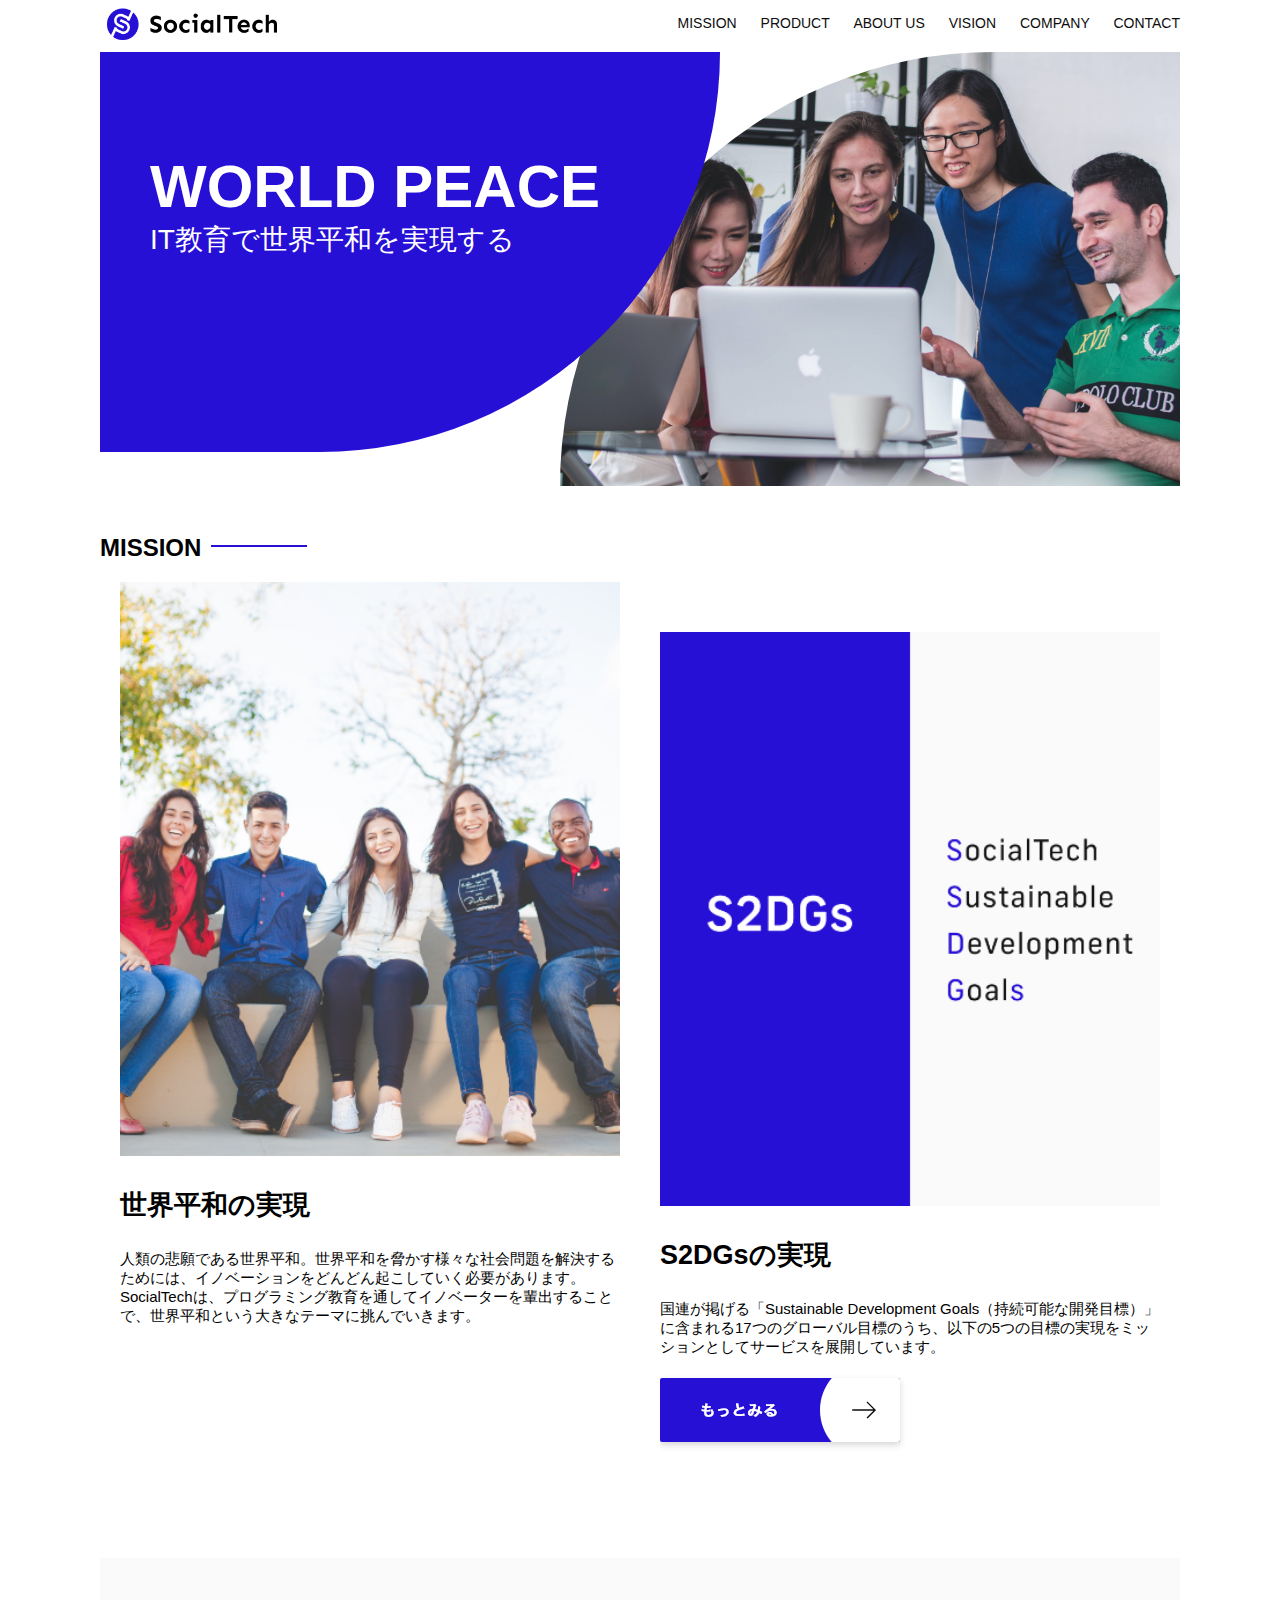
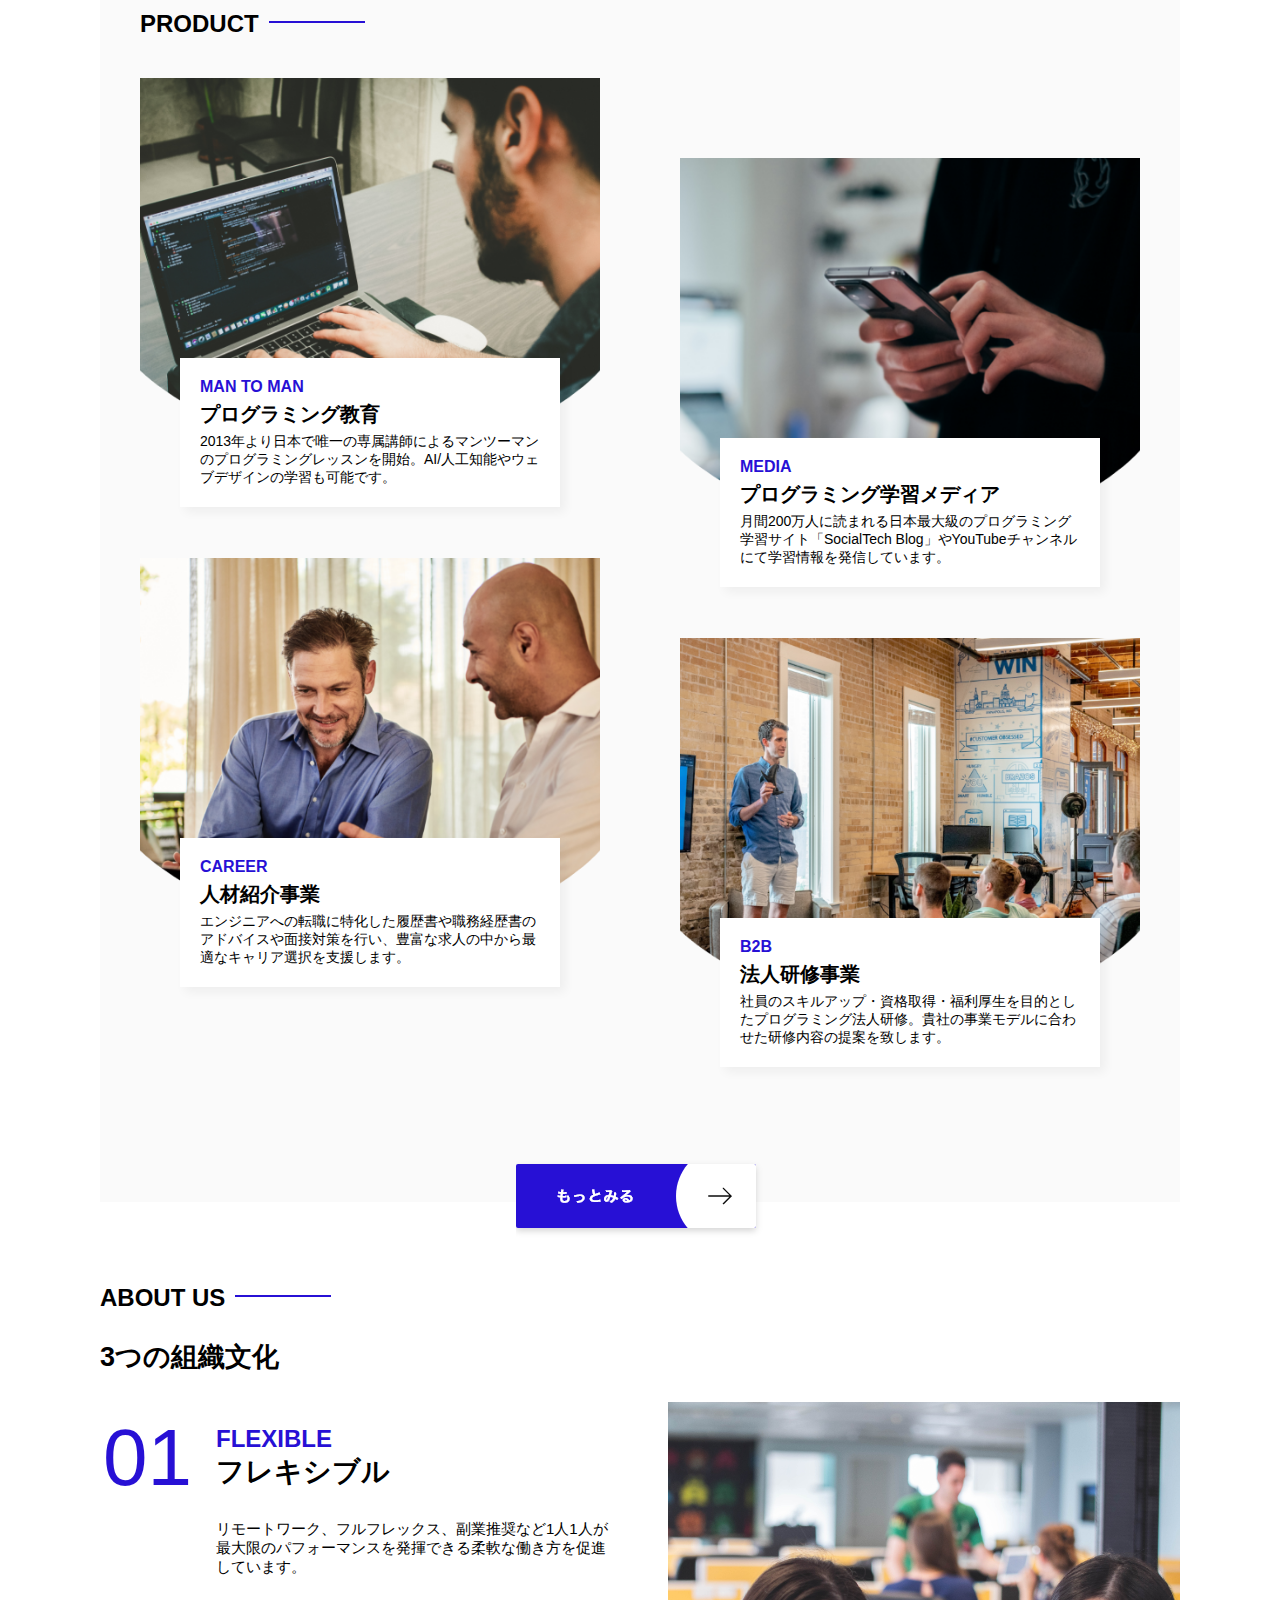
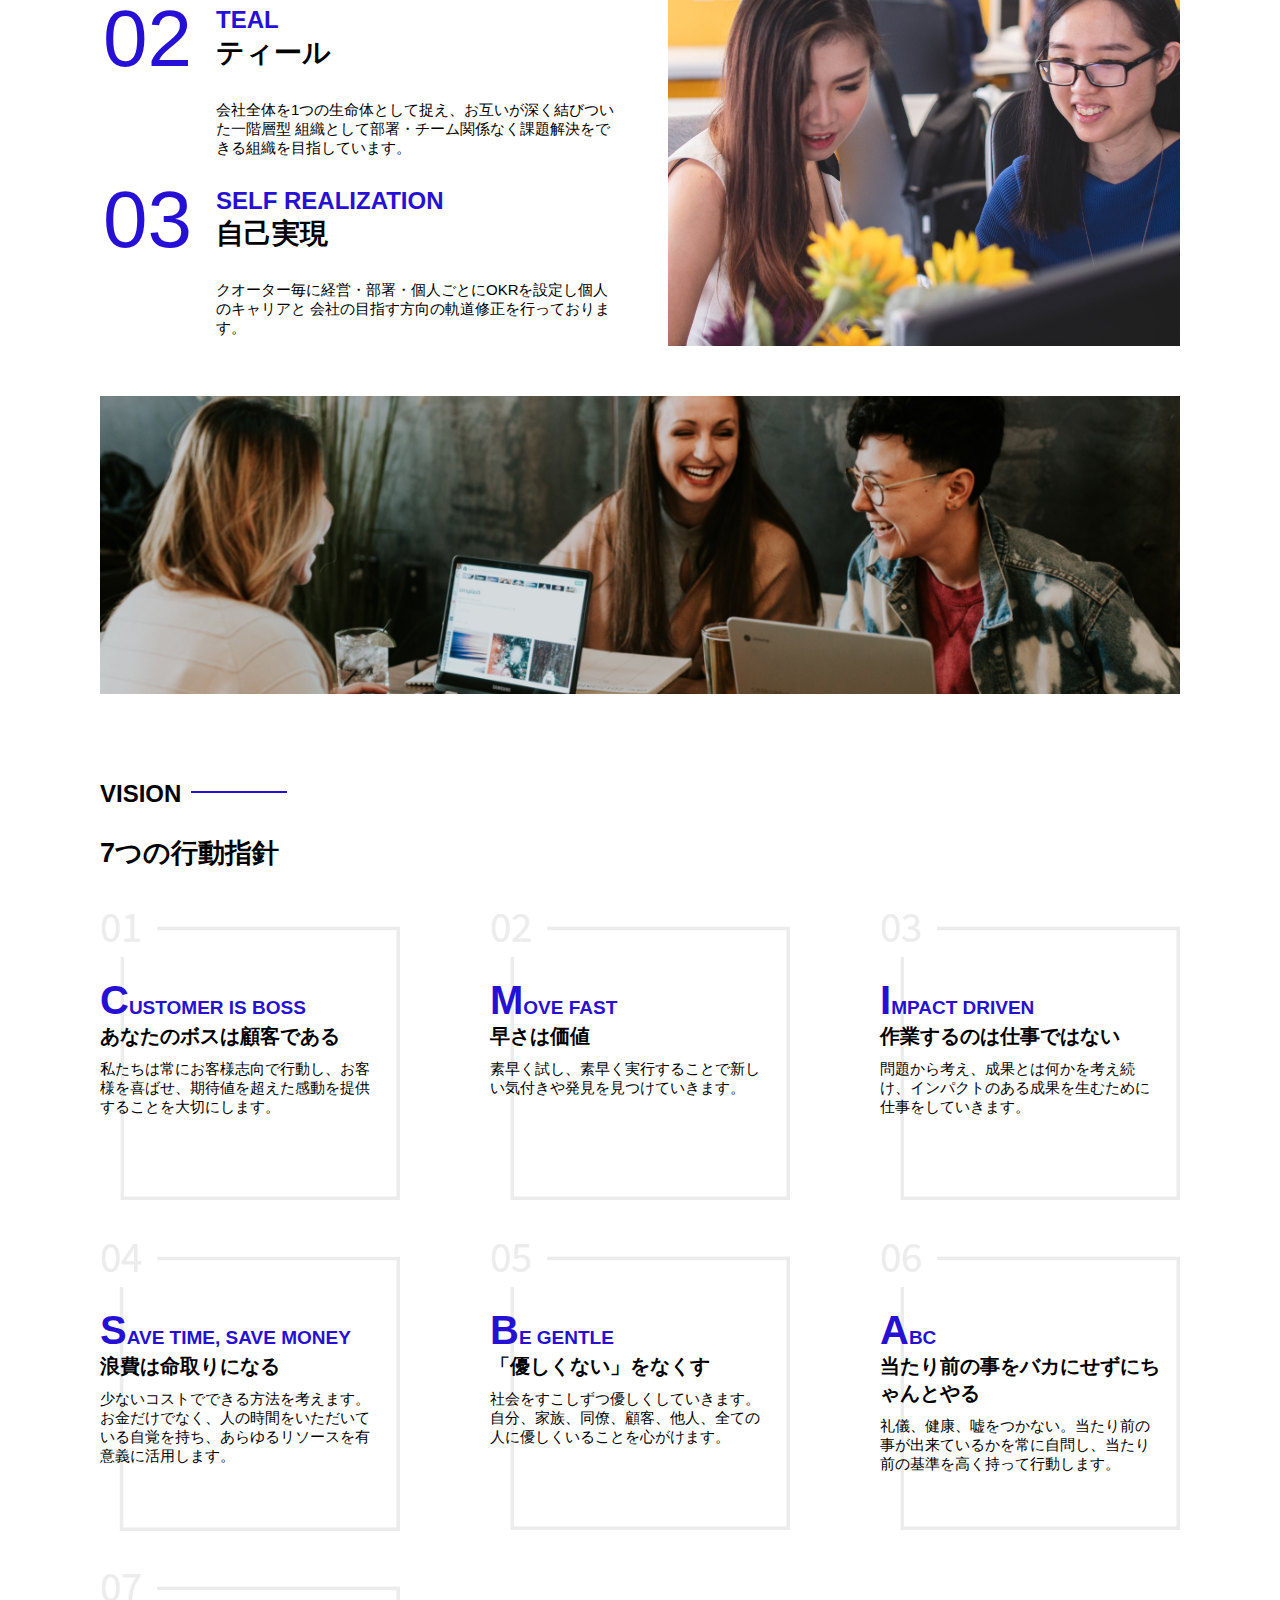
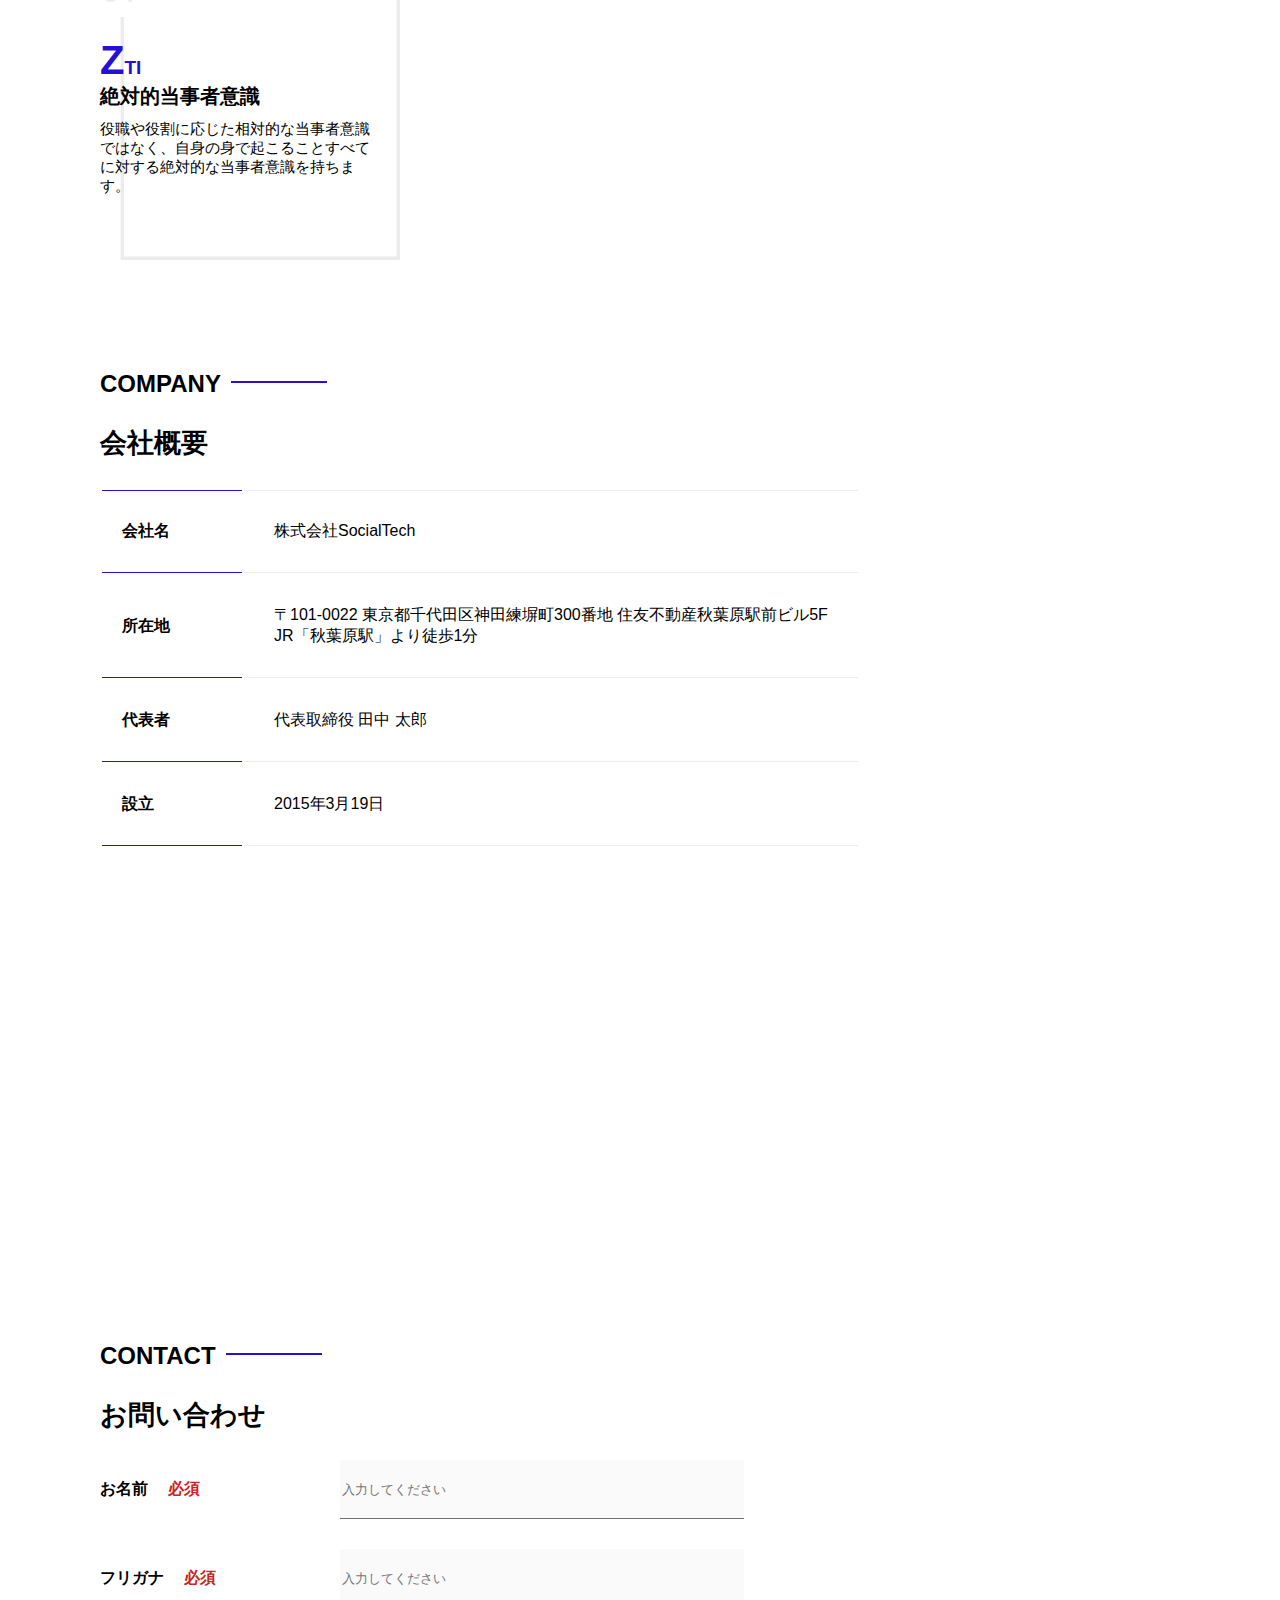
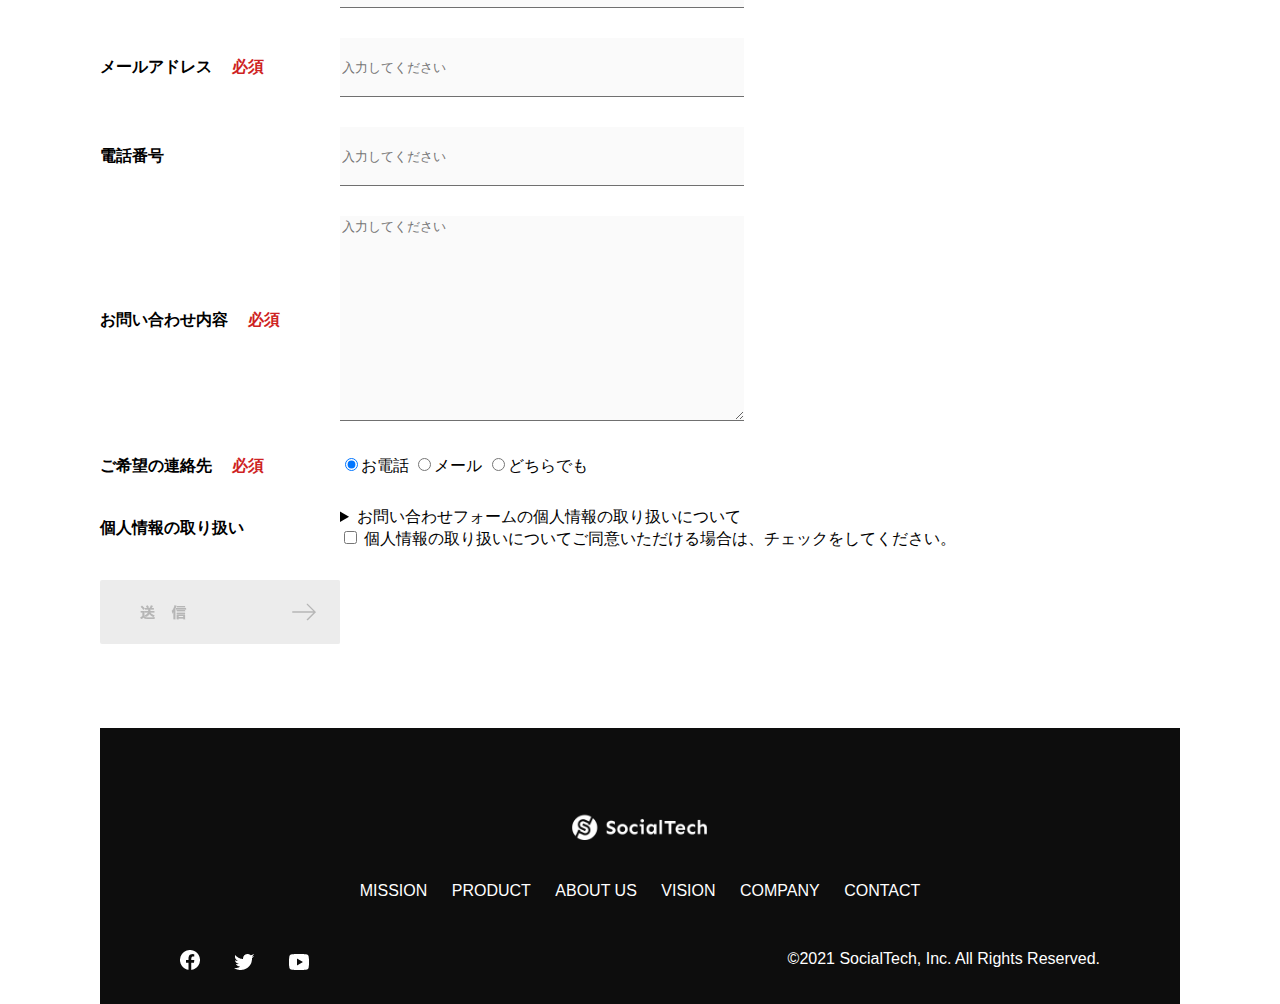
<file: index.html>
<!DOCTYPE html>
 <html>
  <head>
   <title>SocialTech</title>
   <meta charset="UTF-8">
   <meta name="description" content="SocialTechはEdTech業界のリーディングカンパニーを目指します。">
   <meta name="viewport" content="width=device-width, initial-scale=1.0">
    <meta name="twitter:card" content="summary">
    <meta name="twitter:site" content="@tkkyuna0919">
    <meta property="og:url" content="https://yunapiyo.github.io/socialtech">
    <meta property="og:title" content="SocialTech">
    <meta property="og:description" content="あいうえおかきくけこさしすせそ">
    <meta property="og:image" content=" https://yunapiyo.github.io/socialtech/images/logo.png">
   <link rel="stylesheet" href="style.css">
  </head>
  <body>
    <header>
      <a href="index.html" id="logo"><img src="images/logo.png" alt="トップページに戻る"></a>

      <nav id="nav-pc">
        <a href="mission.html">MISSION</a>
        <a href="product.html">PRODUCT</a>
        <a href="index.html#aboutus">ABOUT US</a>
        <a href="index.html#vision">VISION</a>
        <a href="index.html#company">COMPANY</a>
        <a href="index.html#contact">CONTACT</a>
      </nav>

      <img id="menu-sp" src="images/button-menu.png" alt="ナビゲーションを開く" onclick="document.getElementById('nav-sp').style.display = 'block'">

      <nav id="nav-sp">
        <img id="close" src="images/button-close.png" alt="ナビゲーションを閉じる" onclick="document.getElementById('nav-sp').style.display = 'none'">
        <a id="logo-sp" href="index.html" onclick="document.getElementById('nav-sp').style.display = 'none'"><img
          src="images/logo-sp.png" alt="トップページに戻る"></a>
          <a class="menu" href="mission.html" onclick="document.getElementById('nav-sp').style.display = 'none'">MISSION</a>
          <a class="menu" href="product.html" onclick="document.getElementById('nav-sp').style.display = 'none'">PRODUCT</a>
          <a class="menu" href="index.html#aboutus" onclick="document.getElementById('nav-sp').style.display = 'none'">ABOUT
            US</a>
          <a class="menu" href="index.html#vision"
            onclick="document.getElementById('nav-sp').style.display = 'none'">VISION</a>
          <a class="menu" href="index.html#company"
            onclick="document.getElementById('nav-sp').style.display = 'none'">COMPANY</a>
          <a class="menu" href="index.html#contact"
            onclick="document.getElementById('nav-sp').style.display = 'none'">CONTACT</a>
            <div id="sns">
              <a href="https://www.facebook.com/sejuku2013"><img src="images/button-facebook.png" alt="Facebookのリンク"></a>
              <a href="https://twitter.com/samuraijuku"><img src="images/button-twitter.png" alt="Twitterのリンク"></a>
              <a href="https://www.youtube.com/channel/UCCFOQO5aDK0xXam4cUQXT8g"><img src="images/button-youtube.png" alt="YouTubeのリンク"></a>
            </div>
          </nav>
    </header>
    <main>
      <article>
        <section id="main-visual">
          <div id="main-message">
            <h1>WORLD PEACE</h1>
            <p>IT教育で世界平和を実現する</p>
          </div>
          <img src="images/index/index-main.png" alt="PCの周りに集まる多国籍の仲間たち">
        </section>

        <section id="mission">
          <h2 class="index-h2">MISSION</h2>
          <div id="mission-flex">
            <div>
              <img id="mission-photo" src="images/index/index-mission.png" alt="屋外のベンチで写真を撮影する多国籍の仲間たち">
              <h3>世界平和の実現</h3>
              <p>
                人類の悲願である世界平和。世界平和を脅かす様々な社会問題を解決するためには、イノベーションをどんどん起こしていく必要があります。SocialTechは、プログラミング教育を通してイノベーターを輩出することで、世界平和という大きなテーマに挑んでいきます。
              </p>
            </div>
           <div>
            <img id="s2dgs" src="images/index/s2dgs.png" alt="S2DGs">
            <h3>S2DGsの実現</h3>
            <p>国連が掲げる「Sustainable Development Goals（持続可能な開発目標）」に含まれる17つのグローバル目標のうち、以下の5つの目標の実現をミッションとしてサービスを展開しています。</p>
            <a href="mission.html">
             <img src="images/button-more.png" alt="もっとみる">
            </a>
           </div>
          </div>
        </section>

        <section id="product">
          <h2 class="index-h2">PRODUCT</h2>
          <div>
            <div id="product-left">
              <div>
                <img class="product-photo" src="images/index/index-mantoman.png" alt="PCでコードを書く男性">
                <div class="product-explain">
                  <span>MAN TO MAN</span>
                  <h3>プログラミング教育</h3>
                  <p>2013年より日本で唯一の専属講師によるマンツーマンのプログラミングレッスンを開始。AI/人工知能やウェブデザインの学習も可能です。</p>
                </div>
              </div>
              <div>
                <img class="product-photo" src="images/index/index-career.png" alt="笑顔で話し合う2人の男性">
                <div class="product-explain">
                  <span>CAREER</span>
                  <h3>人材紹介事業</h3>
                  <p>エンジニアへの転職に特化した履歴書や職務経歴書のアドバイスや面接対策を行い、豊富な求人の中から最適なキャリア選択を支援します。</p>
                </div>
              </div>
            </div>
              <div id="product-right">
                <div>
                  <img class="product-photo" src="images/index/index-media.png" alt="スマートフォンを操作する人">
                  <div class="product-explain">
                    <span>MEDIA</span>
                    <h3>プログラミング学習メディア</h3>
                    <p>月間200万人に読まれる日本最大級のプログラミング学習サイト「SocialTech Blog」やYouTubeチャンネルにて学習情報を発信しています。</p>
                  </div>
                </div>
                <div>
                  <img class="product-photo" src="images/index/index-b2b.png" alt="講演中の男性とそれを聴く人々">
                  <div class="product-explain">
                    <span>B2B</span>
                    <h3>法人研修事業</h3>
                    <p>社員のスキルアップ・資格取得・福利厚生を目的としたプログラミング法人研修。貴社の事業モデルに合わせた研修内容の提案を致します。</p>
                  </div>
                </div>
              </div>
            </div>
            <div>
              <a id="product-more" href="product.html">
                <img src="images/button-more.png" alt="もっとみる">
              </a>
            </div>
        </section>

        <section id="aboutus">
          <h2 class="index-h2">ABOUT US</h2>
          <h3>3つの組織文化</h3>
          <div>
            <table class="culture-table">
              <tr>
                <td>
                  <span class="culture-num">01</span>
                </td>
                <td>
                  <span class="culture-en">FLEXIBLE</span>
                  <span class="culture-jp">フレキシブル</span>
                </td>
              </tr>
              <tr>
                <td>

                </td>
                <td>
                  <p class="culture-description">
                    リモートワーク、フルフレックス、副業推奨など1人1人が最大限のパフォーマンスを発揮できる柔軟な働き方を促進しています。
                  </p>
                </td>
              </tr>
              <tr>
                <td>
                  <span class="culture-num">02</span>
                </td>
                <td>
                  <span class="culture-en">TEAL</span>
                  <span class="culture-jp">ティール</span>
                </td>
              </tr>
              <tr>
                <td>

                </td>
                <td>
                  <p class="culture-description">
                    会社全体を1つの生命体として捉え、お互いが深く結びついた一階層型
                    組織として部署・チーム関係なく課題解決をできる組織を目指しています。
                  </p>
                </td>
              </tr>
              <tr>
                <td>
                  <span class="culture-num">03</span>
                </td>
                <td>
                  <span class="culture-en">SELF REALIZATION</span>
                  <span class="culture-jp">自己実現</span>
                </td>
              </tr>
              <tr>
                <td>

                </td>
                <td>
                  <p class="culture-description">
                    クオーター毎に経営・部署・個人ごとにOKRを設定し個人のキャリアと
                    会社の目指す方向の軌道修正を行っております。
                  </p>
                </td>
              </tr>
            </table>
             <img class="culture-img" src="images/index/index-aboutus1.png" alt="笑顔で話し合う2人の女性">
          </div>
          <img class="culture-img2" src="images/index/index-aboutus2.png" alt="笑顔で話し合う3人の男女">
        </section>

        <section id="vision">
          <h2 class="index-h2">VISION</h2>
          <h3>7つの行動指針</h3>
          <div>
            <div class="vision-box">
              <img src="images/index/vision-01.png" alt="01">
              <span>
                <h4>CUSTOMER IS BOSS</h4>
                <h5>あなたのボスは顧客である</h5>
                <p>私たちは常にお客様志向で行動し、お客様を喜ばせ、期待値を超えた感動を提供することを大切にします。</p>
              </span>
            </div>
            <div class="vision-box">
              <img src="images/index/vision-02.png" alt="02">
              <span>
                <h4>MOVE FAST</h4>
                <h5>早さは価値</h5>
                <p>素早く試し、素早く実行することで新しい気付きや発見を見つけていきます。</p>
              </span>
            </div>
            <div class="vision-box">
              <img src="images/index/vision-03.png" alt="03">
              <span>
                <h4>IMPACT DRIVEN</h4>
                <h5>作業するのは仕事ではない</h5>
                <p>問題から考え、成果とは何かを考え続け、インパクトのある成果を生むために仕事をしていきます。</p>
              </span>
            </div>
            <div class="vision-box">
              <img src="images/index/vision-04.png" alt="04">
              <span>
                <h4>SAVE TIME, SAVE MONEY</h4>
                <h5>浪費は命取りになる</h5>
                <p>少ないコストでできる方法を考えます。お金だけでなく、人の時間をいただいている自覚を持ち、あらゆるリソースを有意義に活用します。</p>
              </span>
            </div>
            <div class="vision-box">
              <img src="images/index/vision-05.png" alt="05">
              <span>
                <h4>BE GENTLE</h4>
                <h5>「優しくない」をなくす</h5>
                <p>社会をすこしずつ優しくしていきます。自分、家族、同僚、顧客、他人、全ての人に優しくいることを心がけます。</p>
              </span>
            </div>
            <div class="vision-box">
              <img src="images/index/vision-06.png" alt="06">
              <span>
                <h4>ABC</h4>
                <h5>当たり前の事をバカにせずにちゃんとやる</h5>
                <p>礼儀、健康、嘘をつかない。当たり前の事が出来ているかを常に自問し、当たり前の基準を高く持って行動します。</p>
              </span>
            </div>
            <div class="vision-box">
              <img src="images/index/vision-07.png" alt="07">
              <span>
                <h4>ZTI</h4>
                <h5>絶対的当事者意識</h5>
                <p>役職や役割に応じた相対的な当事者意識ではなく、自身の身で起こることすべてに対する絶対的な当事者意識を持ちます。</p>
              </span>
            </div>
          </div>
        </section>

         <section id="company">
          <h2 class="index-h2">COMPANY</h2>
          <h3>会社概要</h3>
           <table id="company-table">
            <tr>
              <th class="tableheader-first">会社名</th>
              <td class="cell-first">株式会社SocialTech</td>
            </tr>
            <tr>
              <th class="tableheader">所在地</th>
              <td class="cell">〒101-0022 東京都千代田区神田練塀町300番地 住友不動産秋葉原駅前ビル5F<br>JR「秋葉原駅」より徒歩1分</td>
            </tr>
            <tr>
              <th class="tableheader">代表者</th>
              <td class="cell">代表取締役 田中 太郎</td>
            </tr>
            <tr>
              <th class="tableheader">設立</th>
              <td class="cell">2015年3月19日</td>
            </tr>
          </table>
           <iframe 
            src="https://www.google.com/maps/embed?pb=!1m14!1m8!1m3!1d12960.275416078066!2d139.7746526!3d35.6999232!3m2!1i1024!2i768!4f13.1!3m3!1m2!1s0x60188fee13660e23%3A0x77137876edf742ac!2z5L2P5Y-L5LiN5YuV55Sj56eL6JGJ5Y6f6aeF5YmN44OT44Or!5e0!3m2!1sja!2sjp!4v1719936251571!5m2!1sja!2sjp" style="border:0;" allowfullscreen="" loading="lazy">
           </iframe>
           </iframe>
         </section>

          <section id="contact">
           <h2 class="index-h2">CONTACT</h2>
           <h3>お問い合わせ</h3>
           <form>
            <div>
              <div class="contact-heading">
                <label class="contact-label">お名前<span class="contact-span">必須</span></label>
              </div>
              <div>
                <input type="text" name="name" placeholder="入力してください" class="contact-textbox">
              </div>
            </div>
            <div>
              <div class="contact-heading">
                <label class="contact-label">フリガナ<span class="contact-span">必須</span></label>
              </div>
              <div>
                <input type="text" name="hurigana" placeholder="入力してください" class="contact-textbox">
              </div>
            </div>
            <div>
              <div class="contact-heading">
                <label class="contact-label">メールアドレス<span class="contact-span">必須</span></label>
              </div>
              <div>
                <input type="text" name="email" placeholder="入力してください" class="contact-textbox">
              </div>
            </div>
            <div>
              <div class="contact-heading">
                <label class="contact-label">電話番号</label>
              </div>
              <div>
                <input type="text" name="tel" placeholder="入力してください" class="contact-textbox">
              </div>
            </div>
             <div>
              <div class="contact-heading">
                <label class="contact-label">お問い合わせ内容<span class="contact-span">必須</span></label>
              </div>
              <div>
                <textarea class="contact-textarea" placeholder="入力してください" name="message"></textarea>
              </div>
             </div>
             <div>
              <div class="contact-heading">
                <label class="contact-label">ご希望の連絡先<span class="contact-span">必須</span></label>
              </div>
              <div>
                <input class="radiobutton" type="radio" value="tel" name="contact" checked><label>お電話</label>
                <input class="radiobutton" type="radio" value="mail" name="contact"><label>メール</label>
                <input class="radiobutton" type="radio" value="both" name="contact"><label>どちらでも</label>
              </div>
            </div>
            <div>
              <div class="contact-heading">
                <label class="contact-label">個人情報の取り扱い</label>
              </div>
              <div>
                <details>
                  <summary>お問い合わせフォームの個人情報の取り扱いについて</summary>
                  <div>
                    <span>１．組織の名称又は氏名</span><br>
                    株式会社SocialTech<br><br>
                    <span>２．個人情報保護管理者（若しくはその代理人）の氏名又は職名、所属及び連絡先
                      鈴木 一郎 コーポレート部</span><br>
                    メールアドレス:samurai@example.com<br>
                    TEL:03-1234-5678<br>
                    <span>３．個人情報の利用目的</span><br>
                    ・本サービス及び本サービスに関連する情報の提供又はそれらに関する連絡のため<br>
                    ・ユーザーの本人確認のため<br>
                    ・当社サービスのご案内のため<br>
                    ・当社の商品等の広告または宣伝（電子メールによるものを含むものとします。）<br><br>
                    <span>４．個人情報の取り扱い業務の委託</span><br>
                    個人情報の取扱業務の全部または一部を外部に業務委託する場合があります。<br>
                    その際、弊社は、個人情報を適切に保護できる管理体制を敷き実行していることを条件として<br>
                    委託先を厳選したうえで、機密保持契約を委託先と締結し、お客様の個人情報を厳密に管理させます。<br><br>
                    <span>５．個人情報の開示等の請求</span><br>
                    お客様は、弊社に対してご自身の個人情報の開示等（利用目的の通知、開示、内容の訂正・追加・削除、利用の停止または消去、第三者への提供の停止）に関して、当社問合わせ窓口に申し出ることができます。<br>
                    その際、弊社はお客様ご本人を確認させていただいたうえで、合理的な期間内に対応いたします。<br><br>
                    なお、個人情報に関する弊社問合わせ先は、次の通りです。<br><br>
                    株式会社SocialTech 個人情報問合せ窓口<br>
                    〒101-0022 東京都千代田区神田練塀町300番地 住友不動産秋葉原駅前ビル5F<br>
                    メールアドレス:samurai@example.com TEL:03-1234-5678<br><br>
                    <span>６．個人情報を提供されることの任意性について</span><br><br>
                    お客様がご自身の個人情報を弊社に提供されるか否かは、お客様のご判断によりますが、もしご提供されない場合には、適切なサービスが提供できない場合がありますので予めご了承ください。
                  </div>
                </details>
                <input type="checkbox" name="agree">
                <span>個人情報の取り扱いについてご同意いただける場合は、チェックをしてください。</span>
              </div>
            </div>
             <input type="image" src="images/button-submit.png" alt="送信する">
           </form>
          </section>
      </article>
      <footer>
        <div id="footer-logo">
          <img src="images/logo-sp.png" alt="SocialTech">
        </div>
         <div id="footer-link">
           <a href="mission.html">MISSION</a>
           <a href="product.html">PRODUCT</a>
           <a href="index.html#aboutus">ABOUT US</a>
           <a href="index.html#vision">VISION</a>
           <a href="index.html#company">COMPANY</a>
           <a href="index.html#contact">CONTACT</a>
         </div>
          <div id="sns-footer">
           <a href="https://www.facebook.com/sejuku2013"><img src="images/button-facebook.png" alt="Facebookのリンク"></a>
           <a href="https://twitter.com/samuraijuku"><img src="images/button-twitter.png" alt="Twitterのリンク"></a>
           <a href="https://www.youtube.com/channel/UCCFOQO5aDK0xXam4cUQXT8g"><img src="images/button-youtube.png" alt="YouTubeのリンク"></a>
            <span id="copyright">&copy;2021 SocialTech, Inc. All Rights Reserved. </span>
          </div>
      </footer>
    </main>
  </body>
 </html>
</file>
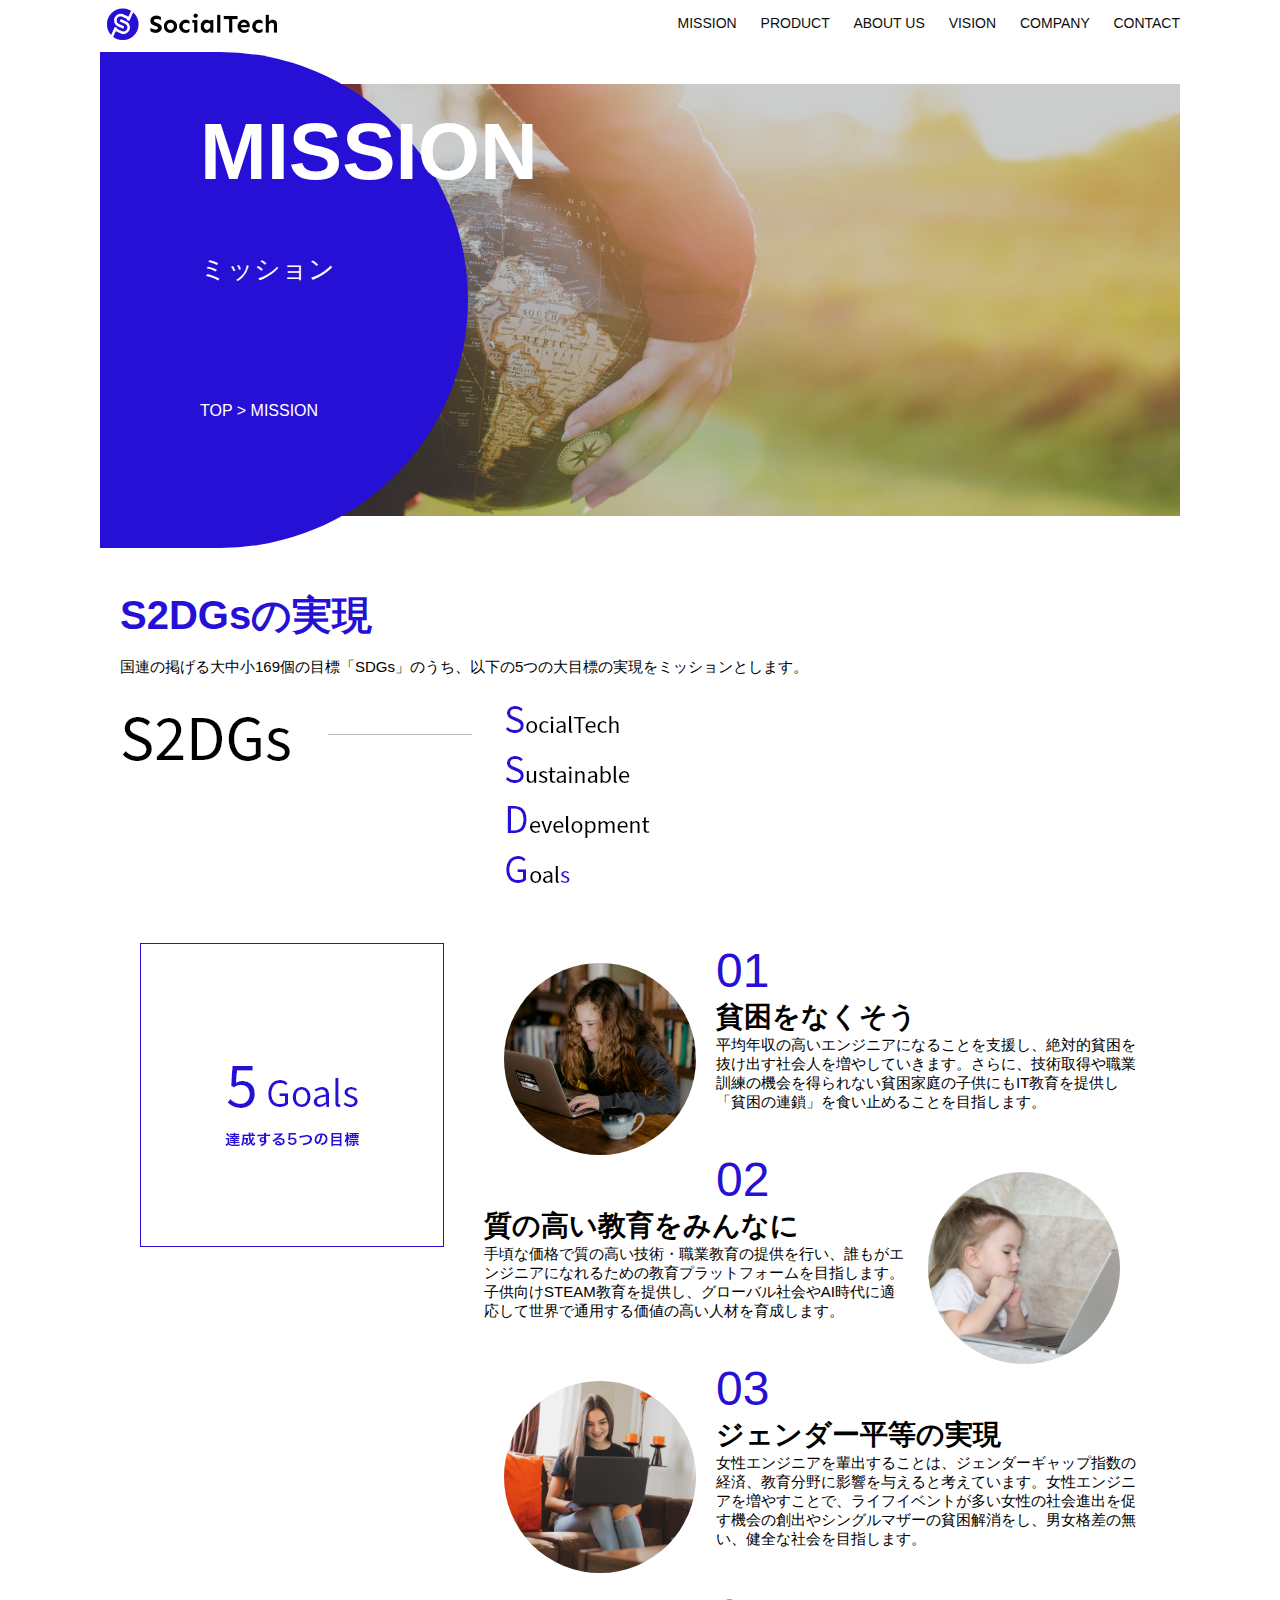
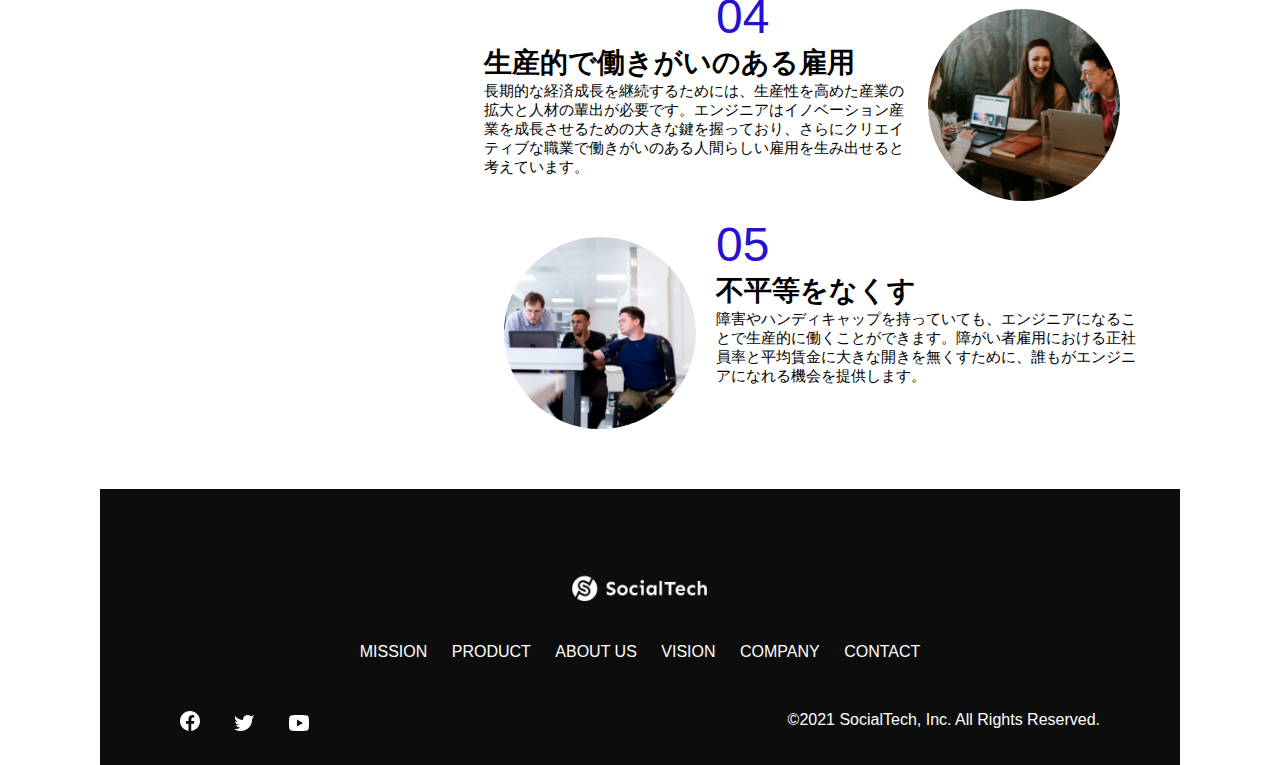
<file: mission.html>
<!DOCTYPE html>
  <html>
  <head>
    <title>SocialTech - MISSION ミッション -</title>
    <meta charset="UTF-8">
    <meta name="description" content="SocialTechが目指す5つの目標（S2DGs）を紹介します">
    <meta name="viewport" content="width=device-width, initial-scale=1.0">
    <link rel="stylesheet" href="style.css">
  </head>

  <body>
    <!-- ヘッダー -->
    <header>
      <!-- ロゴ -->
      <a href="index.html" id="logo"><img src="images/logo.png" alt="トップページに戻る"></a>
  
      <!-- PC用ナビゲーション -->
      <nav id="nav-pc">
        <a href="mission.html">MISSION</a>
        <a href="product.html">PRODUCT</a>
        <a href="index.html#aboutus">ABOUT US</a>
        <a href="index.html#vision">VISION</a>
        <a href="index.html#company">COMPANY</a>
        <a href="index.html#contact">CONTACT</a>
      </nav>

      <img id="menu-sp" src="images/button-menu.png" alt="ナビゲーションを開く" onclick="document.getElementById('nav-sp').style.display = 'block'">
  
      <!-- スマホ用ナビゲーション -->
      <nav id="nav-sp">
        <img id="close" src="images/button-close.png" alt="ナビゲーションを閉じる" onclick="document.getElementById('nav-sp').style.display = 'none'">
        <a id="logo-sp" href="index.html" onclick="document.getElementById('nav-sp').style.display = 'none'"><img
            src="images/logo-sp.png" alt="トップページに戻る"></a>
        <a class="menu" href="mission.html" onclick="document.getElementById('nav-sp').style.display = 'none'">MISSION</a>
        <a class="menu" href="product.html" onclick="document.getElementById('nav-sp').style.display = 'none'">PRODUCT</a>
        <a class="menu" href="index.html#aboutus" onclick="document.getElementById('nav-sp').style.display = 'none'">ABOUT
          US</a>
        <a class="menu" href="index.html#vision"
          onclick="document.getElementById('nav-sp').style.display = 'none'">VISION</a>
        <a class="menu" href="index.html#company"
          onclick="document.getElementById('nav-sp').style.display = 'none'">COMPANY</a>
        <a class="menu" href="index.html#contact"
          onclick="document.getElementById('nav-sp').style.display = 'none'">CONTACT</a>
        <div id="sns">
          <a href="https://www.facebook.com/sejuku2013"><img src="images/button-facebook.png" alt="Facebookのリンク"></a>
          <a href="https://twitter.com/samuraijuku"><img src="images/button-twitter.png" alt="Twitterのリンク"></a>
          <a href="https://www.youtube.com/channel/UCCFOQO5aDK0xXam4cUQXT8g"><img src="images/button-youtube.png" alt="YouTubeのリンク"></a>
        </div>
      </nav>
    </header>
    <main>
      <article>
        <section id="mission-main">
          <div id="mission-title">
            <h1>MISSION</h1>
            <span>ミッション</span>
            <div>TOP > MISSION</div>
          </div>
        </section>
         <section id="mission-s2dgs">
          <h2 class="mission-h2">S2DGsの実現</h2>
          <p>国連の掲げる大中小169個の目標「SDGs」のうち、以下の5つの大目標の実現をミッションとします。</p>
          <img src="images/mission/mission-s2dgs.png" alt="S2DGs">
         </section>
         <section id="mission-5goals">
          <div>
            <img id="s2dgs-image" src="images/mission/mission-5goals.png" alt="5Goals">
          </div>
           <div>
            <div>
              <img class="fivegoals-image-left" src="images/mission/mission-5goals01.png" alt="PCを操作する女の子">
              <span class="fivegoals-number">01</span>
              <h3 class="fivegoals-h3">貧困をなくそう</h3>
              <p class="fivegoals-p">
                平均年収の高いエンジニアになることを支援し、絶対的貧困を抜け出す社会人を増やしていきます。さらに、技術取得や職業訓練の機会を得られない貧困家庭の子供にもIT教育を提供し「貧困の連鎖」を食い止めることを目指します。
              </p>
            </div>

            <div>
              <img class="fivegoals-image-right" src="images/mission/mission-5goals02.png" alt="PCを見つめる小さい女の子">
              <span class="fivegoals-number">02</span>
              <h3 class="fivegoals-h3">質の高い教育をみんなに</h3>
              <p class="fivegoals-p">
                手頃な価格で質の高い技術・職業教育の提供を行い、誰もがエンジニアになれるための教育プラットフォームを目指します。子供向けSTEAM教育を提供し、グローバル社会やAI時代に適応して世界で通用する価値の高い人材を育成します。
              </p>
            </div>
    
            <div>
              <img class="fivegoals-image-left" src="images/mission/mission-5goals03.png" alt="PCを操作する女性">
              <span class="fivegoals-number">03</span>
              <h3 class="fivegoals-h3">ジェンダー平等の実現</h3>
              <p class="fivegoals-p">
                女性エンジニアを輩出することは、ジェンダーギャップ指数の経済、教育分野に影響を与えると考えています。女性エンジニアを増やすことで、ライフイベントが多い女性の社会進出を促す機会の創出やシングルマザーの貧困解消をし、男女格差の無い、健全な社会を目指します。
              </p>
            </div>
    
            <div>
              <img class="fivegoals-image-right" src="images/mission/mission-5goals04.png" alt="笑顔で話し合う3人の男女">
              <span class="fivegoals-number">04</span>
              <h3 class="fivegoals-h3">生産的で働きがいのある雇用</h3>
              <p class="fivegoals-p">
                長期的な経済成長を継続するためには、生産性を高めた産業の拡大と人材の輩出が必要です。エンジニアはイノベーション産業を成長させるための大きな鍵を握っており、さらにクリエイティブな職業で働きがいのある人間らしい雇用を生み出せると考えています。
              </p>
            </div>
    
            <div>
              <img class="fivegoals-image-left" src="images/mission/mission-5goals05.png" alt="障害を持つ男性が生き生きと働く様子">
              <span class="fivegoals-number">05</span>
              <h3 class="fivegoals-h3">不平等をなくす</h3>
              <p class="fivegoals-p">
                障害やハンディキャップを持っていても、エンジニアになることで生産的に働くことができます。障がい者雇用における正社員率と平均賃金に大きな開きを無くすために、誰もがエンジニアになれる機会を提供します。
              </p>
            </div>
           </div>
        </section>
      </article>
      <footer>
        <div id="footer-logo">
          <img src="images/logo-sp.png" alt="SocialTech">
        </div>
        <div id="footer-link">
          <a href="mission.html">MISSION</a>
          <a href="product.html">PRODUCT</a>
          <a href="index.html#aboutus">ABOUT US</a>
          <a href="index.html#vision">VISION</a>
          <a href="index.html#company">COMPANY</a>
          <a href="index.html#contact">CONTACT</a>
        </div>
        <div id="sns-footer">
          <a href="https://www.facebook.com/sejuku2013"><img src="images/button-facebook.png" alt="Facebookのリンク"></a>
          <a href="https://twitter.com/samuraijuku"><img src="images/button-twitter.png" alt="Twitterのリンク"></a>
          <a href="https://www.youtube.com/channel/UCCFOQO5aDK0xXam4cUQXT8g"><img src="images/button-youtube.png" alt="YouTubeのリンク"></a>
          <span id="copyright">&copy;2021 SocialTech, Inc. All Rights Reserved. </span>
        </div>
      </footer>
    </main>
  </body>
 
  </html>
</file>
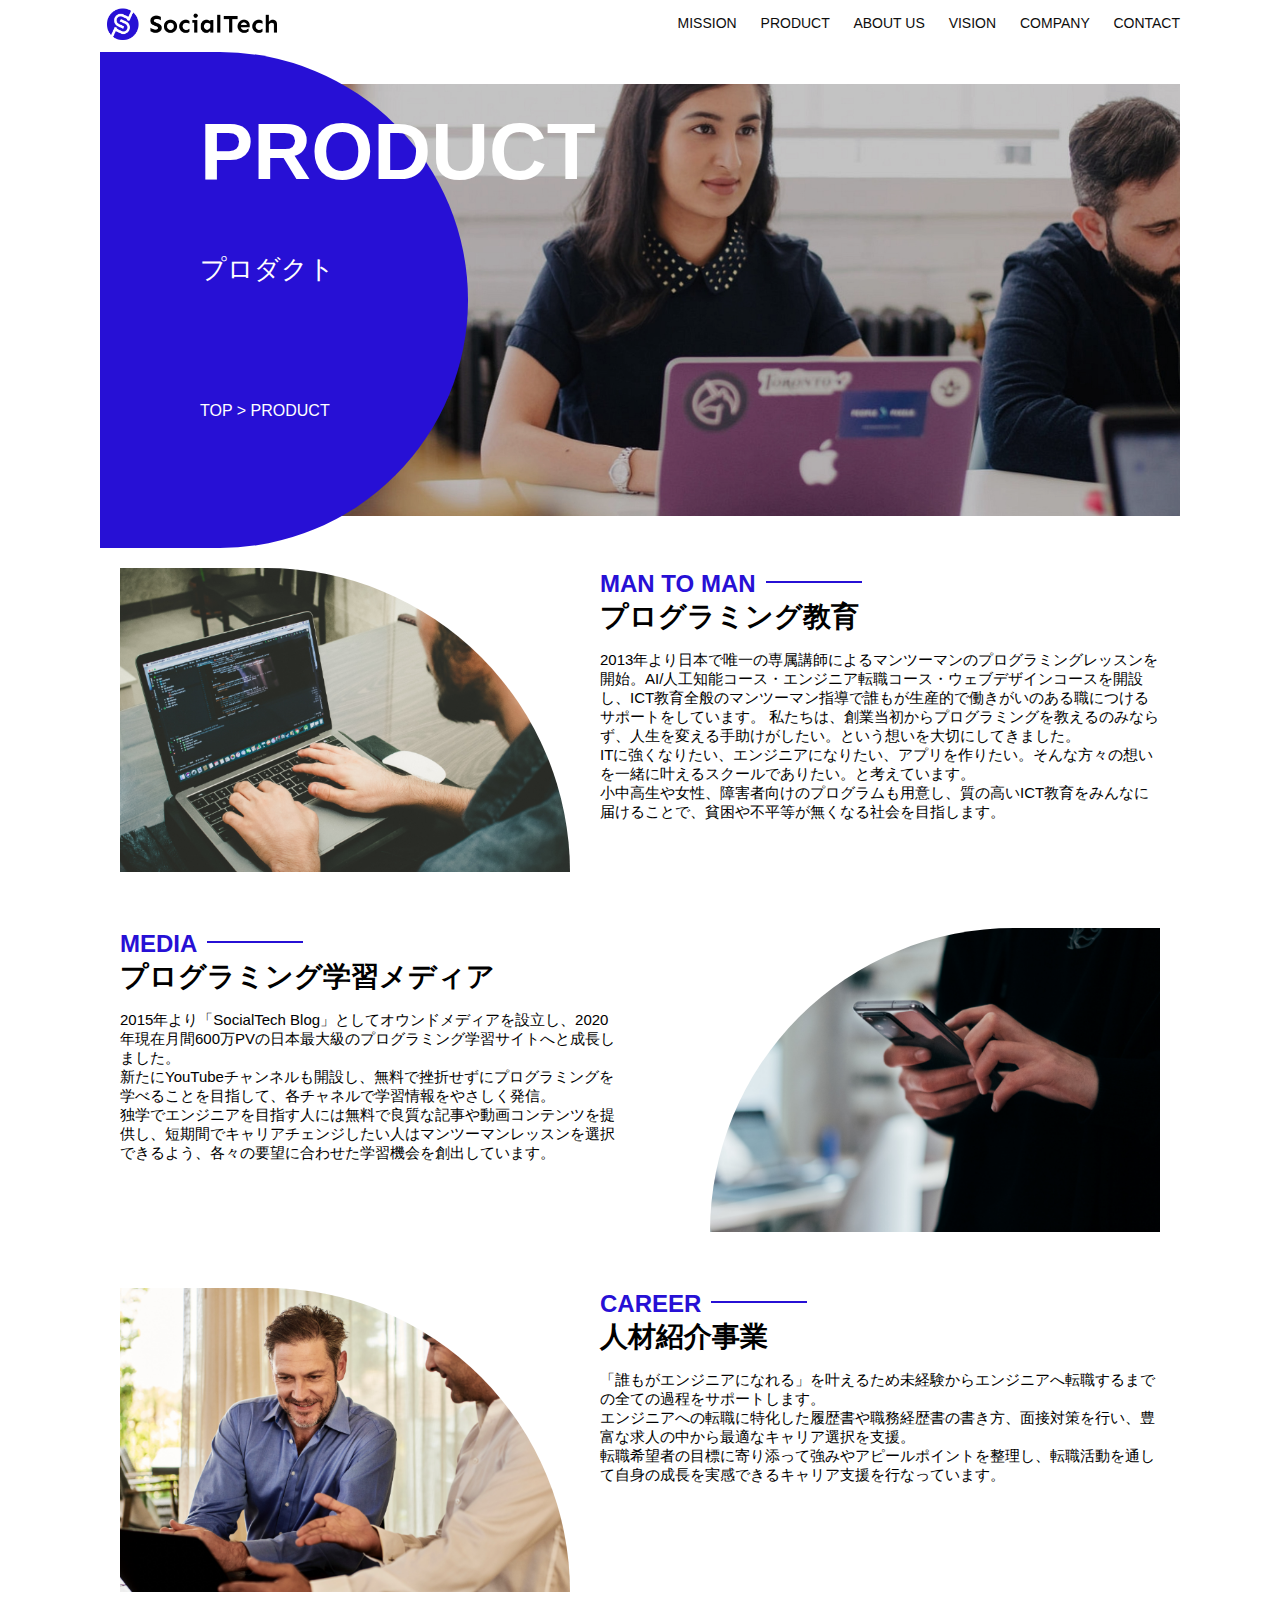
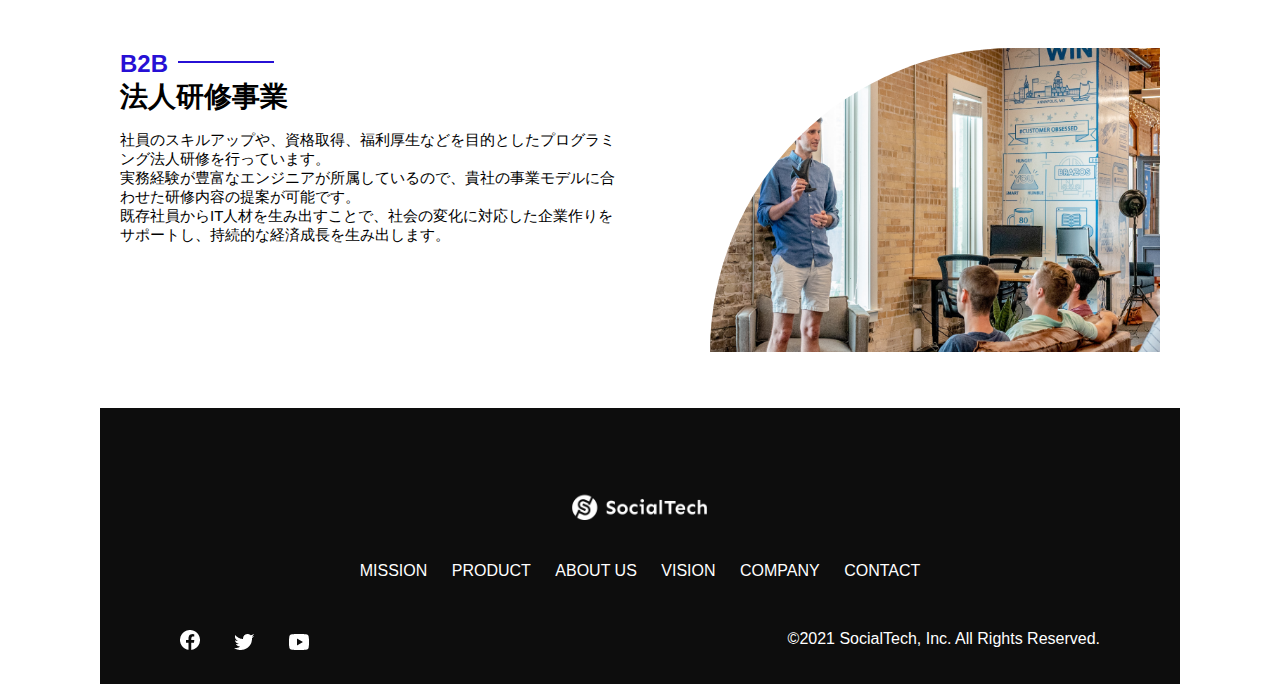
<file: product.html>
<!DOCTYPE html>
<html>
<head>
  <title>SocialTech -PRODUCT プロダクト-</title>
  <meta charset="UTF-8">
  <meta name="description" content="SocialTechの4つのプロダクトを紹介します">
  <meta name="viewport" content="width=device-width, initial-scale=1.0">
  <link rel="stylesheet" href="style.css">
</head>
 
<body>
  <!-- ヘッダー -->
  <header>
    <!-- ロゴ -->
    <a href="index.html" id="logo"><img src="images/logo.png" alt="トップページに戻る"></a>
 
    <!-- PC用ナビゲーション -->
    <nav id="nav-pc">
      <a href="mission.html">MISSION</a>
      <a href="product.html">PRODUCT</a>
      <a href="index.html#aboutus">ABOUT US</a>
      <a href="index.html#vision">VISION</a>
      <a href="index.html#company">COMPANY</a>
      <a href="index.html#contact">CONTACT</a>
    </nav>
 
    <!-- スマホ用メニューボタン -->
    <img id="menu-sp" src="images/button-menu.png" alt="ナビゲーションを開く" onclick="document.getElementById('nav-sp').style.display = 'block'">
 
    <!-- スマホ用ナビゲーション -->
    <nav id="nav-sp">
      <img id="close" src="images/button-close.png" alt="ナビゲーションを閉じる" onclick="document.getElementById('nav-sp').style.display = 'none'">
      <a id="logo-sp" href="index.html" onclick="document.getElementById('nav-sp').style.display = 'none'"><img
          src="images/logo-sp.png" alt="トップページに戻る"></a>
      <a class="menu" href="mission.html" onclick="document.getElementById('nav-sp').style.display = 'none'">MISSION</a>
      <a class="menu" href="product.html" onclick="document.getElementById('nav-sp').style.display = 'none'">PRODUCT</a>
      <a class="menu" href="index.html#aboutus" onclick="document.getElementById('nav-sp').style.display = 'none'">ABOUT
        US</a>
      <a class="menu" href="index.html#vision"
        onclick="document.getElementById('nav-sp').style.display = 'none'">VISION</a>
      <a class="menu" href="index.html#company"
        onclick="document.getElementById('nav-sp').style.display = 'none'">COMPANY</a>
      <a class="menu" href="index.html#contact"
        onclick="document.getElementById('nav-sp').style.display = 'none'">CONTACT</a>
      <div id="sns">
        <a href="https://www.facebook.com/sejuku2013"><img src="images/button-facebook.png" alt="Facebookのリンク"></a>
        <a href="https://twitter.com/samuraijuku"><img src="images/button-twitter.png" alt="Twitterのリンク"></a>
        <a href="https://www.youtube.com/channel/UCCFOQO5aDK0xXam4cUQXT8g"><img src="images/button-youtube.png" alt="YouTubeのリンク"></a>
      </div>
    </nav>
  </header>
  <main>
    <article>
      <section id="product-main">
        <div id="product-title">
          <h1>PRODUCT</h1>
          <span>プロダクト</span>
          <div>TOP > PRODUCT</div>
        </div>
      </section>
       <section class="product-section1">
        <img src="images/product/product-mantoman.png" alt="PCでコードを書く男性">
        <div>
          <h2 class="product-h2">MAN TO MAN</h2>
          <h3 class="product-h3">プログラミング教育</h3>
          <p>
            2013年より日本で唯一の専属講師によるマンツーマンのプログラミングレッスンを開始。AI/人工知能コース・エンジニア転職コース・ウェブデザインコースを開設し、ICT教育全般のマンツーマン指導で誰もが生産的で働きがいのある職につけるサポートをしています。
            私たちは、創業当初からプログラミングを教えるのみならず、人生を変える手助けがしたい。という想いを大切にしてきました。<br>ITに強くなりたい、エンジニアになりたい、アプリを作りたい。そんな方々の想いを一緒に叶えるスクールでありたい。と考えています。<br>小中高生や女性、障害者向けのプログラムも用意し、質の高いICT教育をみんなに届けることで、貧困や不平等が無くなる社会を目指します。
          </p>
        </div>
        </section>
        <section class="product-section2">
          <div>
            <h2 class="product-h2">MEDIA</h2>
            <h3 class="product-h3">プログラミング学習メディア</h3>
            <p>2015年より「SocialTech
              Blog」としてオウンドメディアを設立し、2020年現在月間600万PVの日本最大級のプログラミング学習サイトへと成長しました。<br>新たにYouTubeチャンネルも開設し、無料で挫折せずにプログラミングを学べることを目指して、各チャネルで学習情報をやさしく発信。<br>独学でエンジニアを目指す人には無料で良質な記事や動画コンテンツを提供し、短期間でキャリアチェンジしたい人はマンツーマンレッスンを選択できるよう、各々の要望に合わせた学習機会を創出しています。
            </p>
          </div>
        <img src="images/product/product-media.png" alt="スマートフォンを操作する人">
        </section>
       <section class="product-section1">
        <img src="images/product/product-career.png" alt="笑顔で話し合う2人の男性">
        <div>
          <h2 class="product-h2">CAREER</h2>
          <h3 class="product-h3">人材紹介事業</h3>
          <p>
            「誰もがエンジニアになれる」を叶えるため未経験からエンジニアへ転職するまでの全ての過程をサポートします。<br>エンジニアへの転職に特化した履歴書や職務経歴書の書き方、面接対策を行い、豊富な求人の中から最適なキャリア選択を支援。<br>転職希望者の目標に寄り添って強みやアピールポイントを整理し、転職活動を通して自身の成長を実感できるキャリア支援を行なっています。<br>
          </p>
        </div>
       </section>
       <section class="product-section2">
        <div>
          <h2 class="product-h2">B2B</h2>
          <h3 class="product-h3">法人研修事業</h3>
          <p>
            社員のスキルアップや、資格取得、福利厚生などを目的としたプログラミング法人研修を行っています。<br>実務経験が豊富なエンジニアが所属しているので、貴社の事業モデルに合わせた研修内容の提案が可能です。<br>既存社員からIT人材を生み出すことで、社会の変化に対応した企業作りをサポートし、持続的な経済成長を生み出します。
          </p>
        </div>
        <img src="images/product/product-b2b.png" alt="講演中の男性とそれを聴く人々">
       </section>
    </article>
    <footer>
      <div id="footer-logo">
        <img src="images/logo-sp.png" alt="SocialTech">
      </div>
      <div id="footer-link">
        <a href="mission.html">MISSION</a>
        <a href="product.html">PRODUCT</a>
        <a href="index.html#aboutus">ABOUT US</a>
        <a href="index.html#vision">VISION</a>
        <a href="index.html#company">COMPANY</a>
        <a href="index.html#contact">CONTACT</a>
      </div>
      <div id="sns-footer">
        <a href="https://www.facebook.com/sejuku2013"><img src="images/button-facebook.png" alt="Facebookのリンク"></a>
        <a href="https://twitter.com/samuraijuku"><img src="images/button-twitter.png" alt="Twitterのリンク"></a>
        <a href="https://www.youtube.com/channel/UCCFOQO5aDK0xXam4cUQXT8g"><img src="images/button-youtube.png" alt="YouTubeのリンク"></a>
        <span id="copyright">&copy;2021 SocialTech, Inc. All Rights Reserved. </span>
      </div>
    </footer>
  </main>
</body>
 
</html>
</file>
<file: style.css>
body {
  font-family: "Source Sans Pro","Hiragino Kaku Gothic ProN",Meiryo,Arial,sans-serif;
}

p {
  font-size: 15px;
}

@media screen and (min-width: 768px) {

body {
  max-width: 1080px;
  min-width: 960px;
  margin: 0 auto 0 auto;
}

header {
  display: flex;
  justify-content: space-between;
}

#nav-pc {
  font-size: 14px;
  padding-top: 15px;
}

#nav-pc > a {
  text-decoration: none;
  margin-left: 20px;
}

#nav-pc > a:link {
  color: #0d0d0d;
}

#nav-pc > a:visited {
  color: #0d0d0d;
}

#nav-pc > a:hover {
  color: #0d0d0d;
  text-decoration: underline;
}

#nav-pc > a:active {
  color: #0d0d0d;
}

#nav-sp,#menu-sp {
  display: none;
}

#main-visual {
  position: relative;
  height: 400px;
}

#main-message {
  position: absolute;
  top: 0;
  left: 0;
  background-color: #2710d5;
  color: #ffffff;
  border-radius: 0 0 476px 0;
  height: 100%;
  width: 100%;
  max-width: 620px;
  z-index: 11;
}

#main-message > h1 {
  font-size: 60px;
  font-weight: bold;
  margin: 100px 0 0 50px;
}

#main-message > p {
  font-size: 28px;
  margin: 0 0 0 50px;
}

#main-visual > img {
  max-width: 620px;
  border-radius: 476px 0 0 0;
  position: absolute;
  top: 0;
  right: 0;
  z-index: 10;
}

h2 {
  margin: 40px 0 0 0;
}

h2::after {
  content: url("images/line.png");
  margin-left: 10px;
}

h3 {
  font-size: 27px;
}

#mission {
  margin: 80px auto 80px auto;
  width: 100%;
}

#mission-flex {
  width: 100%;
  display: flex;
}

#mission-flex > div {
  width: 50%;
  margin: 20px;
}

#mission-photo {
  width: 100%;
}

#s2dgs {
  margin-top: 50px;
  width: 100%;
}

#product {
  background-color: #fafafa;
  margin: 80px 0 80px 0;
  padding: 10px 40px 0 40px;
}

#product > div {
  margin-top: 40px;
  display: flex;
}

#product-left {
  width: 50%;
  margin-right: 20px;
}

#product-right {
  width: 50%;
  margin-left: 20px;
  margin-top: 80px;
}

#product-left > div {
  position: relative;
  height: 480px;
  margin-right: 20px;
}

#product-right > div {
  position: relative;
  height: 480px;
  margin-left: 20px;
}

.product-photo {
  width: 100%;
}

.product-explain {
  background-color: #ffffff;
  position: absolute;
  left: 0;
  top: 280px;
  margin: 0 40px 0 40px;
  padding: 20px;
  box-shadow: 5px 5px 10px rgba(0,0,0,0.05);
}

.product-explain > span {
  color: #2710d5;
  font-weight: bold;
  font-size: 16px;
  margin: 0;
}

.product-explain > h3 {
  font-size: 20px;
  margin: 5px 0 5px 0;
}

.product-explain > p {
  font-size: 14px;
  margin: 0;
}

#product-more {
  margin: 0 auto -42px auto;
}

#aboutus {
  margin: 80px auto;
}

#aboutus > div {
  display: flex;
}

.culture-img {
  width: 100%;
  align-self: flex-start;
}

.culture-img2 {
  margin: 50px 0 0 0;
  width: 100%;
}

.culture-table {
  margin: 0 50px 0 0;
}

.culture-num {
  font-size: 80px;
  color: #2710d5;
  margin: 0 20px 0 0;
}

.culture-en {
  color: #2710d5;
  font-weight: bold;
  font-size: 24px;
  display: block;
}

.culture-jp {
  font-size: 28px;
  font-weight: bold;
}

.culture-description {
  margin: 0;
}

#vision {
  margin: 80px auto;
}

#vision > div {
  width: 100%;
  display: flex;
  justify-content: space-between;
  flex-wrap: wrap;
}

.vision-box {
  width: 300px;
  height: 300px;
  margin: 0 0 30px 0;
  position: relative;
}

.vision-box > img {
  width: 100%;
  height: auto;
  position: absolute;
  top: 0;
  left: 0;
  z-index: 30;
}

.vision-box > span {
  position: absolute;
  top: 0;
  left: 0;
  z-index: 31;
  margin: 0 20px 0 0;
}

.vision-box > span >h4 {
  color: #2710d5;
  font-size: 19px;
  margin: 80px 0 0 0;
}

.vision-box > span > h4::first-letter {
  font-size: 40px;
}

.vision-box > span > h5 {
  font-size: 20px;
  margin: 0;
}

.vision-box > span > p {
  margin: 10px 0 0 0;
}

#company {
  margin: 80px auto 80px auto;
}

.tableheader {
  text-align: left;
  padding: 20px;
  border-bottom-color: #2710d5;
  border-bottom-width: 1px;
  border-bottom-style: solid;
  width: 100px;
}

.tableheader-first {
  text-align: left;
  padding: 20px;
  border-bottom-color: #2710d5;
  border-bottom-width: 1px;
  border-bottom-style: solid;
  border-top-color: #2710d5;
  border-top-width: 1px;
  border-top-style: solid;
  width: 100px;
}

.cell {
  padding: 30px;
  border-bottom-color: #ececec;
  border-bottom-width: 1px;
  border-bottom-style: solid;
}

.cell-first {
  padding: 30px;
  border-bottom-color: #ececec;
  border-bottom-width: 1px;
  border-bottom-style: solid;
  border-top-color: #ececec;
  border-top-width: 1px;
  border-top-style: solid;
}

#company > iframe {
  width: 100%;
  height: 368px;
  margin-top: 40px;
}

#contact {
  margin: 80px auto 80px auto;
}

#contact > form > div {
  display: flex;
  flex-direction: row;
  flex-wrap: wrap;
  padding-bottom: 30px;
}

.contact-heading {
  width: 240px;
  align-self: center;
}

.contact-label {
  font-weight: bold;
}

.contact-span {
  color: #ce2222;
  margin: 0 0 0 20px;
  font-weight: bold;
}

.contact-textbox {
  border-top: 0;
  border-left: 0;
  border-right: 0;
  border-bottom-width: 1px;
  border-bottom-color: #707070;
  border-bottom-style: solid;
  background-color: #fafafa;
  width: 400px;
  height: 56px;
}

.contact-textarea {
  border-top: 0;
  border-left: 0;
  border-right: 0;
  border-bottom-width: 1px;
  border-bottom-color: #707070;
  border-bottom-style: solid;
  background-color: #fafafa;
  width: 400px;
  height: 200px;
}

details {
  width: 700px;
}

details > div {
  background-color: #fafafa;
  padding: 20px;
}

details > div > span {
  font-weight: bold;
}

footer {
  background-color: #0d0d0d;
  text-align: center;
  padding: 80px 80px 30px 80px;
}

#footer-logo {
  margin-bottom: 30px;
}

#footer-link {
  margin-bottom: 50px;
}

#footer-link > a {
  text-decoration: none;
  margin: 10px;
}

#footer-link > a:link {
  color: #ffffff;
}

#footer-link > a:visited {
  color: #ffffff;
}

#footer-link > a:hover {
  color: #ffffff;
  text-decoration: underline;
}

#footer-link > a:active {
  color: #ffffff;
}

#sns-footer {
  text-align: left;
  width: 100%;
}

#sns-footer > a {
  margin-right: 30px;
}

#copyright {
  color: #ffffff;
  float: right;
}

/* mission.html用スタイル */
   /* ミッションのメインビジュアル */
#mission-main {
  height: 496px;
  width: 100%;
  background-image: url("images/mission/mission-main.png");
  background-repeat: no-repeat;
  background-position-y: center;
}
  
#mission-title {
  background-color: #2710d5;
  width: 368px;
  color: #ffffff;
  height: 496px;
  border-radius: 0 248px 248px 0;
  position: relative;
}
  
#mission-title > h1 {
  position: absolute;
  top: 0;
  left: 100px;
  font-size: 80px;
}

#mission-title > span {
  position: absolute;
  top: 200px;
  left: 100px;
  font-size: 26px;
}

#mission-title > div {
  position: absolute;
  top: 350px;
  left: 100px;
  font-size: 16px;
}

#mission-s2dgs {
  width: 100%;
  margin: 20px;
}

.mission-h2 {
  color: #2710d5;
  font-size: 40px;
}

.mission-h2::after {
  content: none;
}

#mission-5goals {
  margin: 20px;
  display: flex;
}

#mission-5goals > div {
  flex-grow: 1;
  padding: 20px;
}

#mission-5goals > div > div {
  margin-bottom: 40px;
}

.fivegoals-image-right {
  float: right;
  margin: 20px;
}

.fivegoals-image-left {
  float: left;
  margin: 20px;
}

.fivegoals-number {
  color: #2710d5;
  font-size: 48px;
  margin: 0;
}

.fivegoals-h3 {
  font-size: 28px;
  margin: 0;
}

.fivegoals-p {
  margin: 0;
}

  /* プロダクトページ */
 #product-main {
    height: 496px;
    width: 100%;
    background-image: url("images/product/product-main.png");
    background-repeat: no-repeat;
    background-position-y: center;
  }

 #product-title {
    background-color: #2710d5;
    width: 368px;
    color: #ffffff;
    height: 496px;
    border-radius: 0 248px 248px 0;
    position: relative;
  }
  #product-title > h1 {
    position: absolute;
    top: 0;
    left: 100px;
    font-size: 80px;
  }

  #product-title > span {
    position: absolute;
    top: 200px;
    left: 100px;
    font-size: 26px;
  }

  #product-title > div {
    position: absolute;
    top: 350px;
    left: 100px;
    font-size: 16px;
  }

/* セクション1 */
.product-section1 {
  position: relative;
  margin: 20px;
  height: 340px;
}

.product-section1 > img {
  position: absolute;
  top: 0;
  left: 0;
  width: 450px;
  margin: 0 40px 30px 0;
  border-radius: 0 432px 0 0;
}

.product-section1 > div {
  position: absolute;
  top: 0;
  left: 480px;
}

/* セクション2 */
.product-section2 {
  position: relative;
  margin: 20px;
  height: 340px;
}

.product-section2 > img {
  position: absolute;
  top: 0;
  right: 0;
  width: 450px;
  margin: 0 0 30px 40px;
  border-radius: 432px 0 0 0;
}

.product-section2 > div {
  width: 500px;
  position: absolute;
  top: 0;
  left: 0;
}

.product-h2 {
  color: #2710d5;
  font-size: 24px;
  margin: 0;
}

.product-h3 {
  font-size: 28px;
  margin: 0;
}
}



@media screen and (max-width: 767px) {
  body {
    min-width: 375px;
    margin: 0;
  }

  #nav-pc {
    display: none;
  }

  #menu-sp {
    float: right;
    padding: 0;
  }

  #nav-sp {
    background-color: #2710d5;
    position: absolute;
    left: 0;
    top: 0;
    height: 100%;
    width: 100%;
    display: none;
    z-index: 100;
  }

  #close {
    position: absolute;
    top: 20px;
    right: 20px;
}

#logo-sp {
  margin: 80px 0 30px 20px;
}

#nav-sp > a {
  display: block;
}
#nav-sp > a:link {
  color: #ffffff;
}
#nav-sp > a:visited {
  color: #ffffff;
}
#nav-sp > a:hover {
  color: #ffffff;
  text-decoration: underline;
}
#nav-sp > a:active {
  color: #ffffff;
}

#nav-sp > .menu {
  text-decoration: none;
  display: block;
  margin: 0 20px 0 20px;
  height: 44px;
  font-size: 16px;
  background-image: url("images/arrow.png");
  background-repeat: no-repeat;
  background-position: right top;
}

#sns {
  position: absolute;
  bottom: 20px;
  left: 20px;
}

#sns > a {
  margin-right: 30px;
}


#main-visual {
     position: relative;
     height: 470px;
     width: 100%;
     overflow: hidden;
}

#main-visual > div {
  position: absolute;
  top: 0;
  left: 0;
  background-color: #2710d5;
  color: white;
  border-radius: 0 0 476px 0;
  text-align: center;
  height: 280px;
  width: 100%;
  z-index: 11;
}

#main-visual > div > h1 {
  font-size: 28px;
  margin: 90px 0 0 0;
}

#main-visual > div > p {
  margin: 0;
}

#main-visual > img {
  width: 100%;
  border-radius: 476px 0 0 0;
  z-index: 10;
  position: absolute;
  bottom: 0;
  right: 0;
}

h2::after {
  content: url("images/line.png");
  margin-left: 10px;
}

h3 {
  font-size: 24px;
  margin: 10px 0 0 0;
}

#mission {
  margin: 20px;
}

#mission-photo {
  width: 100%;
}

#s2dgs {
  width: 100%;
}

#product {
  background-color: #fafafa;
  padding-top: 10px;
}

#product h2 {
  margin-left: 20px;
}

#product-left,
#product-right {
  margin-right: 20px;
  margin-left: 20px;
}

#product-left > div,
#product-right > div {
  position: relative;
  height: 540px;
}

.product-explain {
  background-color: #ffffff;
  position: absolute;
  left: 0;
  bottom: 50px;
  padding: 20px;
  box-shadow: 5px 5px 10px rgba(0, 0, 0, 0.05);
}

.product-explain > span {
  color: #2710d5;
  font-weight: bold;
  font-size: 16px;
  margin: 0px;
}

.product-explain > h3 {
  margin: 10px 0 10px 0;
}

.product-photo {
  width: 100%;
}

#product-more > img {
  margin: 0 0 -42px 20px;
}

#aboutus {
  margin: 80px 20px 80px 20px;
}

#aboutus > div {
  display: flex;
  flex-direction: column;
}

.culture-table {
  width: 100%;
  padding-right: 20px;
  order: 2;
}
.culture-img {
  width: 100%;
  order: 1;
}

.culture-img2 {
  width: 100%;
}

.culture-num {
  font-size: 80px;
  color: #2710d5;
}

.culture-en {
  color: #2710d5;
  font-weight: bold;
  font-size: 24px;
  display: block;
}

.culture-jp {
  display: block;
}

.culture-description {
  margin: 0;
}

#vision {
  margin: 80px 20px 80px 20px;
}

.vision-box {
  width: 300px;
  height: 300px;
  margin-bottom: 30px;
  position: relative;
}

.vision-box > img {
  width: 100%;
  height: auto;
  position: absolute;
  top: 0;
  left: 0;
  z-index: 30;
}

.vision-box > span {
  position: absolute;
  top: 0;
  left: 0;
  z-index: 31;
  margin-right: 20px;
}

.vision-box > span > h4 {
  color: #2710d5;
  font-size: 19px;
  margin: 60px 0 0 0;
}

.vision-box > span > h5 {
  font-size: 20px;
  margin: 0 0 0 0;
}

.vision-box > span > p {
  margin: 10px 0 0 0;
}

#company {
  margin: 0 20px;
}

#company > h3 {
  margin-bottom: 20px;
}

#company > table {
  width: 100%;
}

.tableheader-first {
  text-align: left;
  padding: 20px;
  border-bottom-color: #2710d5;
  border-bottom-width: 1px;
  border-bottom-style: solid;
  border-top-color: #2710d5;
  border-top-width: 1px;
  border-top-style: solid;
  width: 50px;
}

.tableheader {
  text-align: left;
  padding: 20px;
  border-bottom-color: #2710d5;
  border-bottom-width: 1px;
  border-bottom-style: solid;
  width: 50px;
}

.cell {
  padding: 20px;
  border-bottom-color: #ececec;
  border-bottom-width: 1px;
  border-bottom-style: solid;
}

.cell-first {
  padding: 20px;
  border-bottom-color: #ececec;
  border-bottom-width: 1px;
  border-bottom-style: solid;
  border-top-color: #ececec;
  border-top-width: 1px;
  border-top-style: solid;
}

#company > iframe {
  width: 100%;
  height: 240px;
  margin: 40px 0 0 0;
}

#contact {
  margin: 80px 20px;
}

#contact > h3 {
  margin-bottom: 20px;
}

#contact > form > div {
  margin-bottom: 20px;
}

.contact-heading {
  margin-bottom: 20px;
}

.contact-label {
  font-weight: bold;
}

.contact-span {
  color: #ce2222;
  margin-left: 20px;
  font-weight: bold;
}

.contact-textbox {
  height: 56px;
  border-top: 0;
  border-left: 0;
  border-right: 0;
  background-color: #fafafa;
  border-bottom-color: #707070;
  border-bottom-width: 1px;
  border-bottom-style: solid;
  min-width: 300px;
  width: 100%;
}

.contact-textarea {
  height: 150px;
  border-top: 0;
  border-left: 0;
  border-right: 0;
  background-color: #fafafa;
  width: 100%;
}

.radiobutton {
  margin-bottom: 20px;
}

.radiobutton + label::after {
  content: "\A";
  white-space: pre;
}

footer {
  background-color: #0d0d0d;
  padding: 30px 20px 50px 20px;
}

#footer-logo {
  margin-bottom: 30px;
}

#footer-link {
  margin-bottom: 50px;
}

#footer-link > a {
  text-decoration: none;
  margin: 0 20px 30px 0;
  display: block;
  background-image: url("images/arrow.png");
  background-repeat: no-repeat;
  background-position: right top;
}

#footer-link > a:link {
  color: #ffffff;
}
#footer-link > a:visited {
  color: #ffffff;
}
#footer-link > a:hover {
  color: #ffffff;
  text-decoration: underline;
}
#footer-link > a:active {
  color: #ffffff;
}

#sns-footer > a {
  margin-right: 30px;
}

#copyright {
  font-size: 12px;
  display: block;
  margin-top: 30px;
  color: #ffffff;
}

#mission-main {
  height: 256px;
  width: 100%;
  background-image: url(images/mission/mission-main.png);
  background-repeat: no-repeat;
  background-position-y: center;
  background-size: auto 208px;
}

#mission-title {
  background-color: #2710d5;
  width: 136px;
  color: #ffffff;
  height: 256px;
  border-radius: 0 248px 248px 0;
  position: relative;
}

#mission-title > h1 {
  position: absolute;
  top: 0;
  left: 20px;
  font-size: 40px;
}

#mission-title > span {
  position: absolute;
  top: 110px;
  left: 20px;
  font-size: 18px;
}

#mission-title > div {
  position: absolute;
  top: 180px;
  left: 20px;
  font-size: 13px;
}

#mission-s2dgs {
  margin: 20px;
}

.mission-h2 {
  color: #2710d5;
  font-size: 38px;
}

.mission-h2::after {
  content: none;
}

#mission-s2dgs > img {
  width: 100%;
}

#mission-5goals {
  margin: 20px;
}

#mission-5goals > div > div {
  margin-bottom: 40px;
}

#s2dgs-image {
  width: 100%;
} 

.fivegoals-image-right {
  margin: 20px auto;
  display: block;
}

.fivegoals-image-left {
  margin: 20px auto;
  display: block;
}

.fivegoals-number {
  color: #2710d5;
  font-size: 48px;
  margin: 0;
}

.fivegoals-h3 {
  font-size: 28px;
  margin: 0;
}

.fivegoals-p {
  margin: 0;
}

 /* プロダクトページ */
 #product-main {
  height: 256px;
  width: 100%;
  background-image: url("images/product/product-main.png");
  background-repeat: no-repeat;
  background-position-y: center;
  background-size: auto 208px;
}
#product-title {
  background-color: #2710d5;
  width: 136px;
  color: #ffffff;
  height: 256px;
  border-radius: 0 248px 248px 0;
  position: relative;
}
#product-title > h1 {
  position: absolute;
  top: 0;
  left: 20px;
  font-size: 40px;
}
#product-title > span {
  position: absolute;
  top: 110px;
  left: 20px;
  font-size: 18px;
}
#product-title > div {
  position: absolute;
  top: 180px;
  left: 20px;
  font-size: 13px;
}

.product-section1 {
  margin: 20px;
}

.product-section1 > img {
  width: 100%;
  border-radius: 0 300px 0 0;
}

.product-section2 {
  margin: 20px;
  display: flex;
  flex-direction: column;
}

.product-section2 > img {
  order: 1;
  width: 100%;
  border-radius: 300px 0 0 0;
}

.product-section2 > div {
  order: 2;
}

.product-h2 {
  color: #2710d5;
  font-size: 24px;
  margin: 0;
}

.product-h3 {
  font-size: 28px;
  margin: 0;
}
}
</file>
